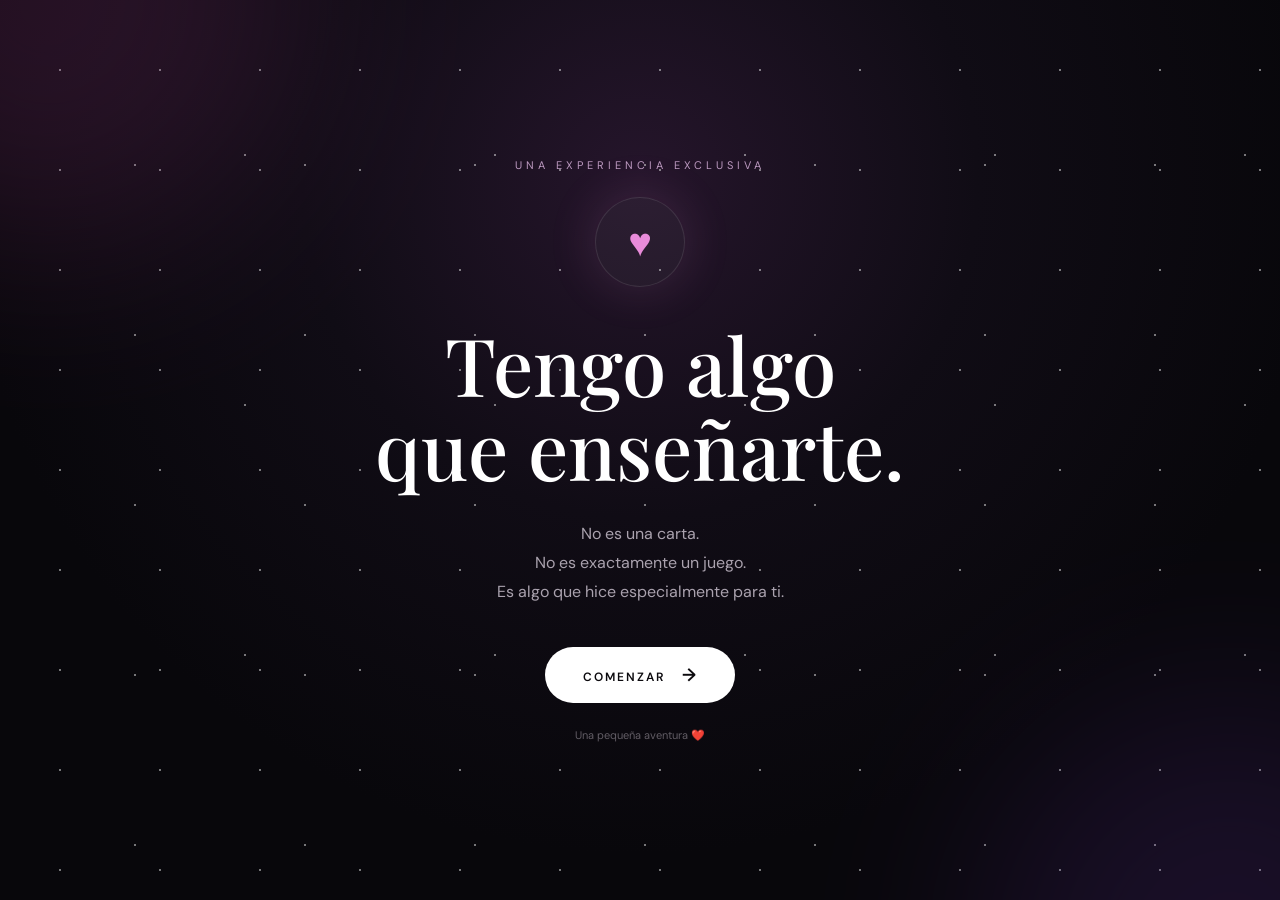
<file: index.html>
<!DOCTYPE html>
<html lang="es">

<head>

    <meta charset="UTF-8">

    <meta
        name="viewport"
        content="width=device-width, initial-scale=1.0"
    >

    <title>Una pequeña aventura ❤️</title>

    <link rel="stylesheet" href="style.css">

</head>


<body>


    <!-- =========================================
         FONDO
    ========================================== -->

    <div class="background">

        <div class="stars"></div>

        <div class="glow glow-1"></div>

        <div class="glow glow-2"></div>

    </div>



    <!-- =========================================
         JUEGO
    ========================================== -->

    <main id="game">


        <!-- =====================================
             INTRO
        ====================================== -->

        <section
            class="screen active"
            id="intro"
        >

            <div class="intro-content">

                <div class="small-label">
                    UNA EXPERIENCIA EXCLUSIVA
                </div>


                <div class="heart-logo">
                    ♥
                </div>


                <h1>
                    Tengo algo<br>
                    que enseñarte.
                </h1>


                <p class="intro-text">

                    No es una carta.<br>

                    No es exactamente un juego.<br>

                    Es algo que hice especialmente para ti.

                </p>


                <button
                    class="main-button"
                    onclick="startGame()"
                >

                    COMENZAR

                    <span>→</span>

                </button>


                <div class="tiny-text">

                    Una pequeña aventura ❤️

                </div>

            </div>

        </section>



        <!-- =====================================
             NIVEL 1
        ====================================== -->

        <section
            class="screen"
            id="level1"
        >

            <div class="game-header">

                <span>
                    NIVEL 01
                </span>

                <span id="progress1">
                    01 / 04
                </span>

            </div>


            <div class="question-container">


                <div class="level-icon">
                    🧠
                </div>


                <h2>
                    Vamos a comprobar<br>
                    qué tanto me conoces.
                </h2>


                <p class="question-subtitle">

                    No te preocupes...
                    algunas preguntas tienen trampa.

                </p>


                <div id="question-box">


                    <div
                        class="question-number"
                        id="question-number"
                    >
                        PREGUNTA 01
                    </div>


                    <h3 id="question">

                        Cargando pregunta...

                    </h3>


                    <div
                        id="answers"
                        class="answers"
                    ></div>


                </div>

            </div>

        </section>



        <!-- =====================================
             RESULTADO NIVEL 1
        ====================================== -->

        <section
            class="screen"
            id="result1"
        >

            <div class="result-content">


                <div class="result-icon">
                    ✓
                </div>


                <div class="small-label">
                    ANÁLISIS COMPLETADO
                </div>


                <h2>
                    Interesante...
                </h2>


                <p id="result-text">
                    Parece que sabes bastante de mí.
                </p>


                <div class="loading-bar">

                    <div
                        id="compatibility-bar"
                    ></div>

                </div>


                <div class="compatibility">

                    <span>
                        COMPATIBILIDAD
                    </span>

                    <strong
                        id="compatibility-number"
                    >
                        0%
                    </strong>

                </div>


                <button
                    class="main-button"
                    onclick="startLevel2()"
                >

                    CONTINUAR

                    <span>→</span>

                </button>


            </div>

        </section>



        <!-- =====================================
             NIVEL 2
        ====================================== -->

        <section
            class="screen"
            id="level2"
        >

            <div class="game-header">

                <span>
                    NIVEL 02
                </span>

                <span id="who-progress">
                    01 / 05
                </span>

            </div>


            <div class="question-container">


                <div class="level-icon">
                    😂
                </div>


                <h2>
                    Ahora viene<br>
                    la parte peligrosa.
                </h2>


                <p class="question-subtitle">

                    Elige con cuidado.
                    Yo también voy a ver tus respuestas.

                </p>


                <div id="who-question-box">


                    <div
                        class="question-number"
                        id="who-question-number"
                    >
                        PREGUNTA 01
                    </div>


                    <h3 id="who-question">

                        Cargando pregunta...

                    </h3>


                    <div class="duel-buttons">


                        <button
                            onclick="answerWho('her')"
                            id="her-button"
                        >

                            <span class="avatar">
                                👩
                            </span>

                            <span id="her-name">
                                TÚ
                            </span>

                        </button>


                        <div class="vs">
                            VS
                        </div>


                        <button
                            onclick="answerWho('me')"
                            id="me-button"
                        >

                            <span class="avatar">
                                👨
                            </span>

                            <span>
                                YO
                            </span>

                        </button>


                    </div>

                </div>

            </div>

        </section>



        <!-- =====================================
             RESULTADO NIVEL 2
        ====================================== -->

        <section
            class="screen"
            id="result2"
        >

            <div class="result-content">


                <div class="result-icon laughing">
                    😂
                </div>


                <div class="small-label">
                    RESULTADO OFICIAL
                </div>


                <h2>
                    Investigación terminada.
                </h2>


                <p id="who-result">
                    El sistema ha tomado nota.
                </p>


                <div class="warning-box">

                    ⚠️ Esta información podría ser utilizada
                    en futuras discusiones.

                </div>


                <button
                    class="main-button"
                    onclick="goTo('level3')"
                >

                    CONTINUAR

                    <span>→</span>

                </button>


            </div>

        </section>



        <!-- =====================================
             NIVEL 3
        ====================================== -->

        <section
            class="screen"
            id="level3"
        >

            <div class="game-header">

                <span>
                    NIVEL 03
                </span>

                <span>
                    OBJETOS ENCONTRADOS
                </span>

            </div>


            <div class="boxes-content">


                <div class="level-icon">
                    🎁
                </div>


                <h2>
                    Encontré algunas cosas<br>
                    que quiero darte.
                </h2>


                <p class="question-subtitle">

                    Pero tendrás que abrirlas.

                </p>


                <div class="gift-grid">


                    <button
                        class="gift"
                        id="gift1"
                        onclick="openGift(1)"
                    >

                        <span>
                            🎁
                        </span>

                        <small>
                            OBJETO 01
                        </small>

                    </button>


                    <button
                        class="gift"
                        id="gift2"
                        onclick="openGift(2)"
                    >

                        <span>
                            🎧
                        </span>

                        <small>
                            OBJETO 02
                        </small>

                    </button>


                    <button
                        class="gift"
                        id="gift3"
                        onclick="openGift(3)"
                    >

                        <span>
                            💌
                        </span>

                        <small>
                            OBJETO 03
                        </small>

                    </button>


                    <button
                        class="gift locked"
                        id="gift4"
                        onclick="openGift(4)"
                    >

                        <span>
                            🔒
                        </span>

                        <small>
                            OBJETO 04
                        </small>

                    </button>


                </div>


                <p class="boxes-counter">

                    <span id="opened-count">
                        0
                    </span>

                    / 4 desbloqueados

                </p>


                <div id="final-unlock"></div>


            </div>

        </section>



        <!-- =====================================
             MODAL REGALO
        ====================================== -->

        <div
            class="modal"
            id="gift-modal"
        >

            <div class="modal-card">


                <button
                    class="close-modal"
                    onclick="closeGift()"
                >
                    ×
                </button>


                <div
                    id="gift-icon"
                    class="modal-icon"
                >
                    🎁
                </div>


                <div
                    class="small-label"
                    id="gift-label"
                >
                    OBJETO ENCONTRADO
                </div>


                <h2 id="gift-title">
                    Algo para ti
                </h2>


                <p id="gift-text">
                    ...
                </p>


                <button
                    class="main-button small-button"
                    onclick="closeGift()"
                >

                    CERRAR

                </button>


            </div>

        </div>



        <!-- =====================================
             NIVEL FINAL
        ====================================== -->

        <section
            class="screen"
            id="level4"
        >

            <div class="final-content">


                <div class="final-symbol">
                    ∞
                </div>


                <div class="small-label">
                    ÚLTIMO NIVEL
                </div>


                <h2>
                    Hay algo que<br>
                    quiero decirte.
                </h2>


                <p>
                    Y esta vez no tienes que responder nada.
                </p>


                <button
                    class="main-button"
                    onclick="showLetter()"
                >

                    ABRIR

                    <span>
                        ♡
                    </span>

                </button>


            </div>

        </section>



        <!-- =====================================
             CARTA
        ====================================== -->

        <section
            class="screen"
            id="letter"
        >

            <div class="letter-container">


                <div class="letter-top">
                    PARA TI
                </div>


                <div class="letter-card">


                    <div class="letter-heart">
                        ♥
                    </div>


                    <h2>
                        Feliz aniversario.
                    </h2>


                    <p>
                        Bueno...
                    </p>


                    <p>
                        Si llegaste hasta aquí,
                        significa que sobreviviste
                        a mi pequeño juego.
                    </p>


                    <p>
                        La verdad es que no sabía muy bien
                        cómo hacer algo especial para ti.
                    </p>


                    <p>
                        Así que decidí hacer algo
                        un poquito diferente.
                    </p>


                    <p>
                        No tengo una colección gigante
                        de fotos, ni soy la persona perfecta.
                    </p>


                    <p>
                        Pero hay algo que sí sé.
                    </p>


                    <p class="important">
                        Me gusta tenerte en mi vida.
                    </p>


                    <p>
                        Y después de todo este tiempo,
                        sigo queriendo descubrir todas
                        las cosas que todavía nos faltan
                        por vivir.
                        Disculpame por hacerte sentir mal en ocaciones.
                    </p>


                    <p>
                        Solo t agradezco por quedarte junto a mi este año, y espero que haya muchos años mas 
                    </p>


                    <p class="signature">
                        ❤️
                    </p>


                    <div class="signature-name">

                        Con cariño,<br>

                        <strong>
                            Tu amorcito
                        </strong>

                    </div>


                </div>


                <div class="final-message">

                    Esto no es el final.
                    <br>
                    Es apenas el primer capítulo.

                </div>


            </div>

        </section>


    </main>



    <!-- =========================================
         CONFETI
    ========================================== -->

    <div id="confetti-container"></div>



    <!-- JAVASCRIPT -->

    <script src="script.js"></script>


</body>

</html>
</file>
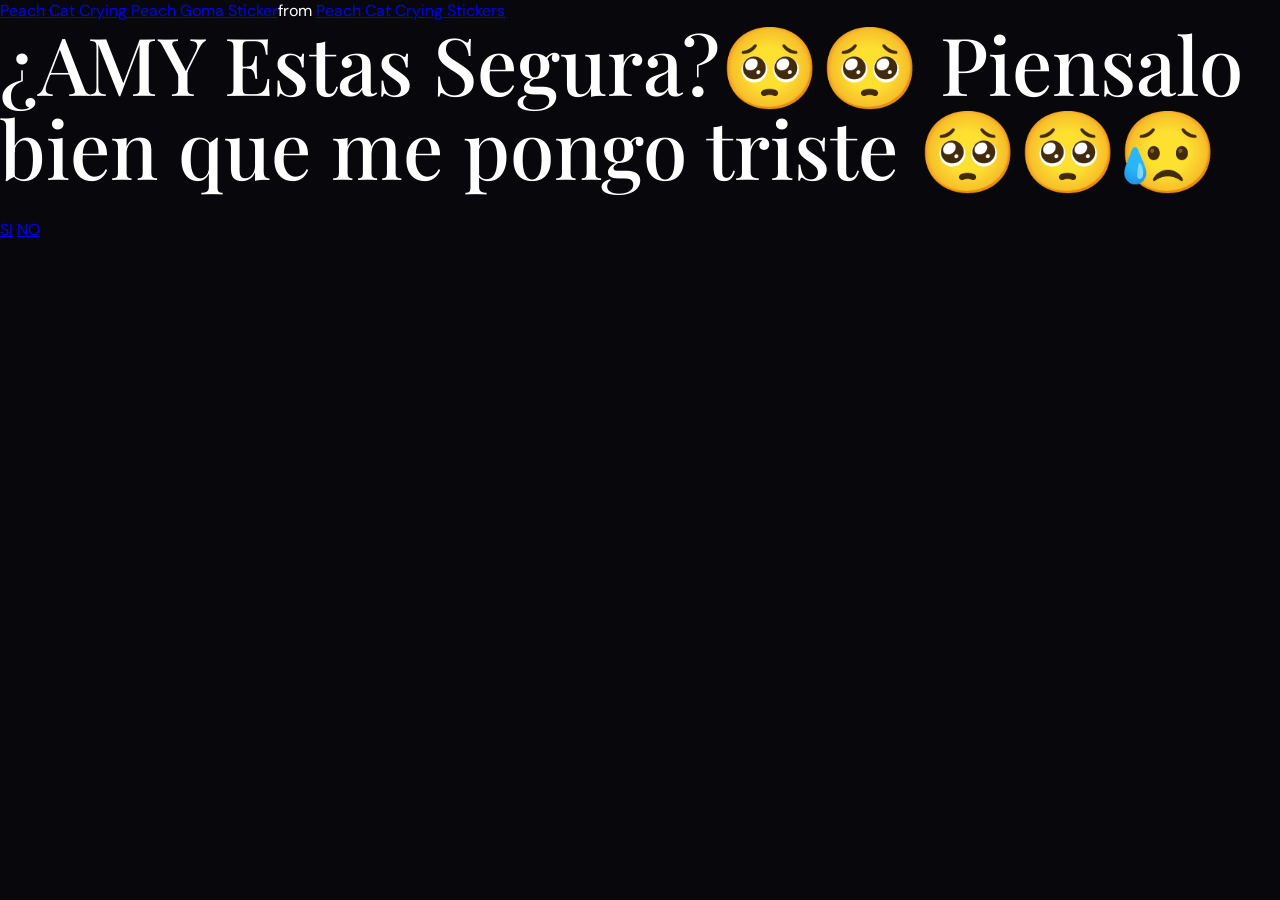
<file: no1.html>
<!DOCTYPE html>
<html lang="en">
<head>
    <meta charset="UTF-8">
    <meta name="viewport" content="width=device-width, initial-scale=1.0">
    <link rel="stylesheet" href="style.css">
    <title>Piensatelo...</title>
</head>
<body>
    <div class="container">
        <div class="tenor-gif-embed" data-postid="18148463711766725559" data-share-method="host" data-aspect-ratio="1.0641" data-width="100%"><a href="https://tenor.com/view/peach-cat-crying-peach-goma-peach-and-goma-mochi-mochi-peach-cat-gif-gif-18148463711766725559">Peach Cat Crying Peach Goma Sticker</a>from <a href="https://tenor.com/search/peach+cat+crying-stickers">Peach Cat Crying Stickers</a></div> <script type="text/javascript" async src="https://tenor.com/embed.js"></script>
        <h1>¿AMY Estas Segura?🥺🥺 Piensalo bien que me pongo triste 🥺🥺😥  </h1>
        <div class="btn">
            <a href="si.html">SI</a>
            <a href="no2.html">NO</a>
        </div>
    </div>
</body>
</html>
</file>
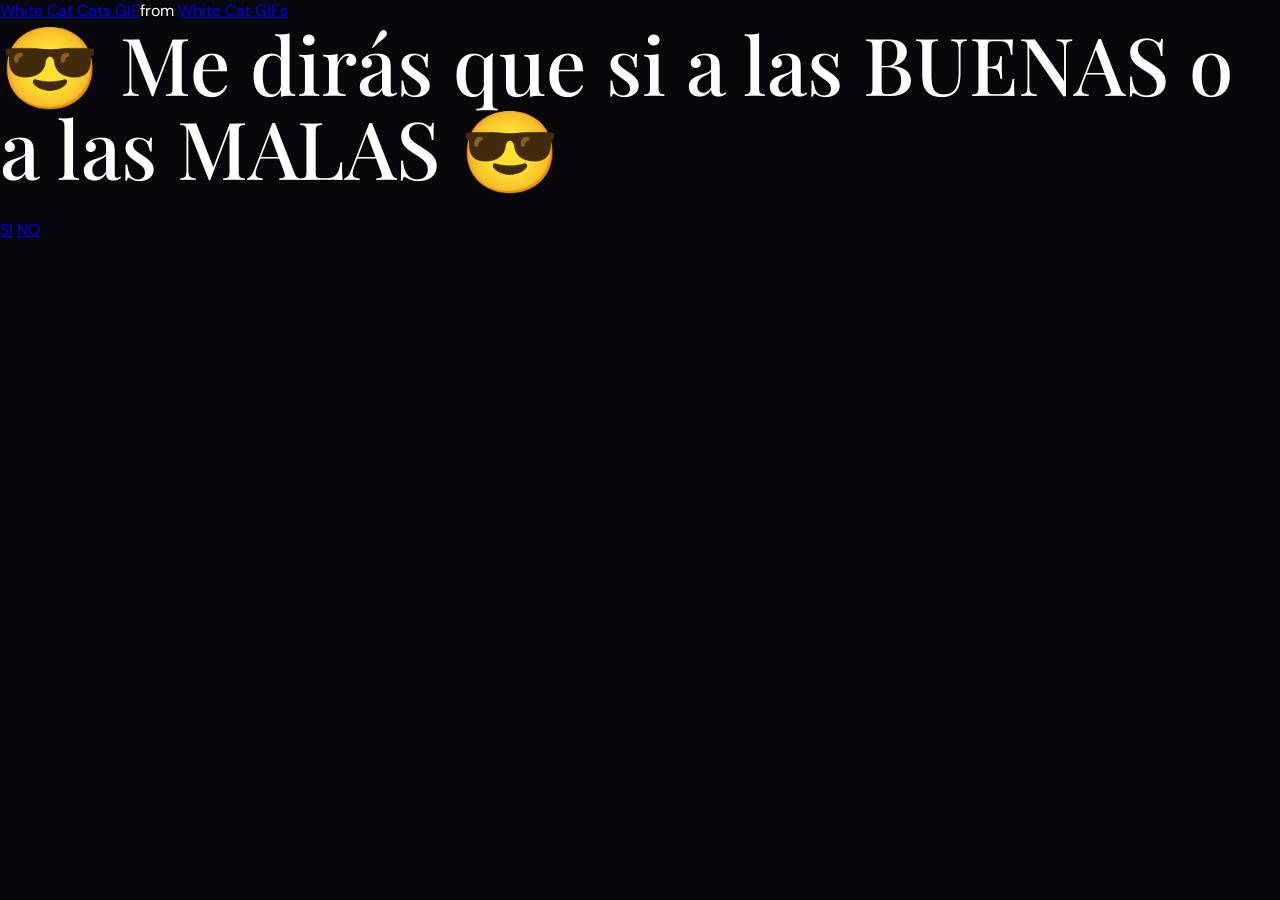
<file: no2.html>
<!DOCTYPE html>
<html lang="en">
<head>
    <meta charset="UTF-8">
    <meta name="viewport" content="width=device-width, initial-scale=1.0">
    <link rel="stylesheet" href="style.css">
    <title>Seras mia...</title>
</head>
<body>
    <div class="container">
        <div class="tenor-gif-embed" data-postid="21443416" data-share-method="host" data-aspect-ratio="0.95625" data-width="100%"><a href="https://tenor.com/view/white-cat-cats-hell-yeah-cat-gif-21443416">White Cat Cats GIF</a>from <a href="https://tenor.com/search/white+cat-gifs">White Cat GIFs</a></div> <script type="text/javascript" async src="https://tenor.com/embed.js"></script>
        <h1>😎 Me dirás que si a las BUENAS o a las MALAS 😎  </h1>
        <div class="btn">
            <a href="si.html">SI</a>
            <a href="#" id="btn-random">NO</a>
        </div>
    </div>
    <script src="script.js"></script>
</body>
</html>
</file>
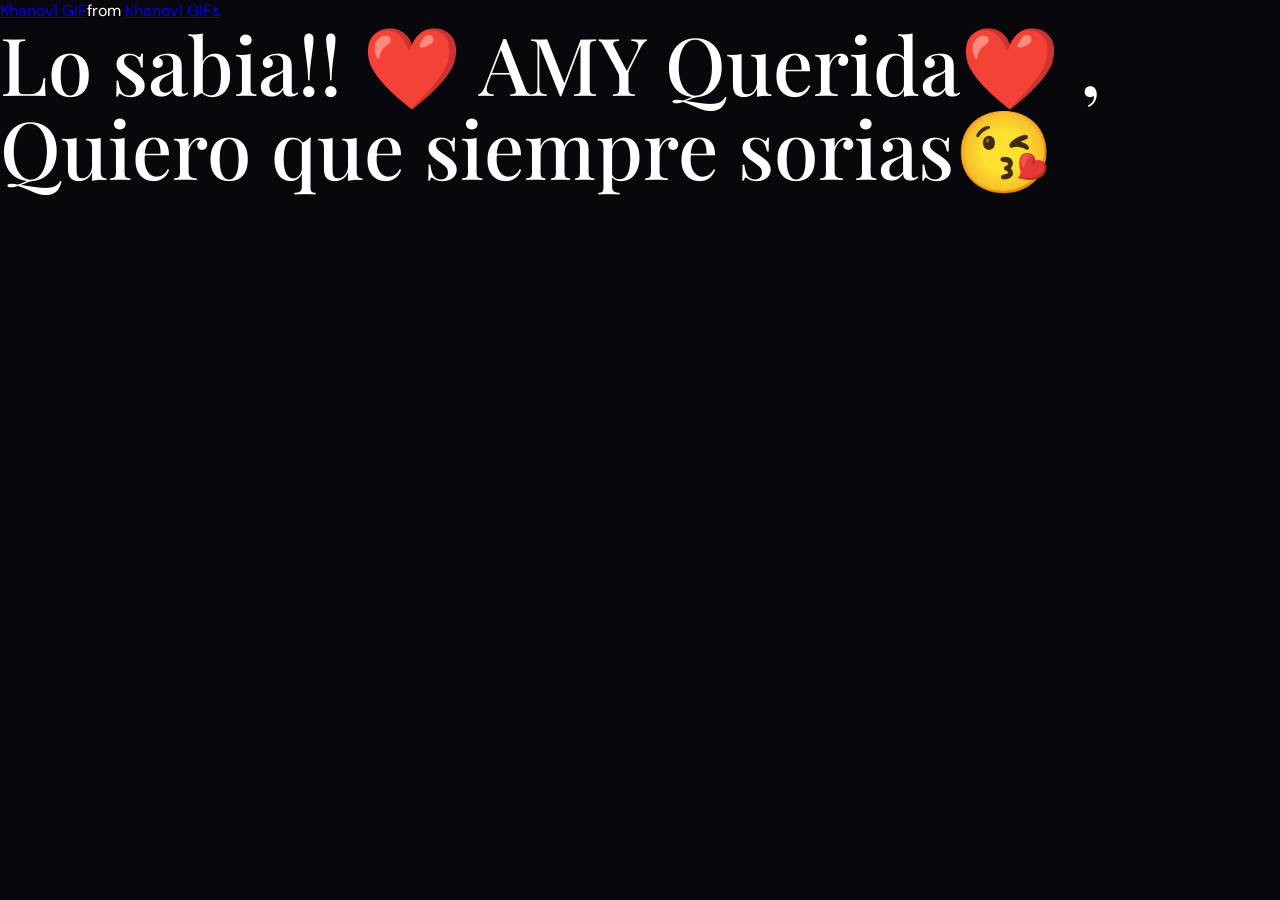
<file: si.html>
<!DOCTYPE html>
<html lang="en">
<head>
    <meta charset="UTF-8">
    <meta name="viewport" content="width=device-width, initial-scale=1.0">
    <link rel="stylesheet" href="style.css">
    <title>Preguntale a tu flaca</title>
</head>
<body>
    <div class="container">
        <div class="tenor-gif-embed" data-postid="11000679121036284802" data-share-method="host" data-aspect-ratio="1" data-width="100%"><a href="https://tenor.com/view/khanov1-gif-11000679121036284802">Khanov1 GIF</a>from <a href="https://tenor.com/search/khanov1-gifs">Khanov1 GIFs</a></div> <script type="text/javascript" async src="https://tenor.com/embed.js"></script>
        <h1>Lo sabia!! ❤️ AMY Querida❤️ , Quiero que siempre sorias😘  </h1>
    </div>
</body>
</html>
</file>
<file: style.css>
@import url('https://fonts.googleapis.com/css2?family=DM+Sans:wght@300;400;500;600&family=Playfair+Display:wght@400;500;600&display=swap');


/* =================================================
   RESET
================================================= */

* {
    margin: 0;
    padding: 0;
    box-sizing: border-box;
}


html {
    scroll-behavior: smooth;
}


body {

    font-family: "DM Sans", sans-serif;

    background: #08070b;

    color: #ffffff;

    min-height: 100vh;

    overflow-x: hidden;

}


button {
    font-family: inherit;
}


/* =================================================
   FONDO
================================================= */

.background {

    position: fixed;

    inset: 0;

    z-index: -5;

    overflow: hidden;

    background:

        radial-gradient(
            circle at 50% 20%,
            #25152b 0%,
            #100c15 35%,
            #08070b 70%
        );

}


.stars {

    position: absolute;

    inset: 0;

    opacity: 0.45;

    background-image:

        radial-gradient(
            circle,
            white 1px,
            transparent 1px
        ),

        radial-gradient(
            circle,
            white 1px,
            transparent 1px
        ),

        radial-gradient(
            circle,
            white 1px,
            transparent 1px
        );

    background-size:

        100px 100px,
        170px 170px,
        250px 250px;

    background-position:

        10px 20px,
        50px 80px,
        120px 30px;

}


.glow {

    position: absolute;

    width: 500px;

    height: 500px;

    border-radius: 50%;

    filter: blur(100px);

    opacity: 0.18;

}


.glow-1 {

    background: #a83f91;

    top: -250px;

    left: -200px;

}


.glow-2 {

    background: #6934a8;

    bottom: -300px;

    right: -200px;

}


/* =================================================
   PANTALLAS
================================================= */

#game {

    min-height: 100vh;

}


.screen {

    min-height: 100vh;

    width: 100%;

    display: none;

    align-items: center;

    justify-content: center;

    padding: 40px 20px;

}


.screen.active {

    display: flex;

    animation: screenIn 0.7s ease forwards;

}


@keyframes screenIn {

    from {

        opacity: 0;

        transform: translateY(20px);

    }

    to {

        opacity: 1;

        transform: translateY(0);

    }

}


/* =================================================
   TIPOGRAFÍA
================================================= */

h1,
h2 {

    font-family:
        "Playfair Display",
        serif;

    font-weight: 500;

}


h1 {

    font-size:
        clamp(
            48px,
            8vw,
            80px
        );

    line-height: 1.05;

    margin-bottom: 30px;

}


.small-label {

    font-size: 11px;

    letter-spacing: 4px;

    color: #bd9ac1;

    margin-bottom: 25px;

}


/* =================================================
   INTRO
================================================= */

.intro-content {

    text-align: center;

    max-width: 650px;

}


.heart-logo {

    width: 90px;

    height: 90px;

    margin:
        0 auto 35px;

    display: flex;

    align-items: center;

    justify-content: center;

    border-radius: 50%;

    background:
        rgba(255,255,255,0.04);

    border:
        1px solid
        rgba(255,255,255,0.1);

    color: #e88bd9;

    font-size: 40px;

    box-shadow:
        0 0 50px
        rgba(232,139,217,0.15);

    animation:
        floating 3s
        ease-in-out
        infinite;

}


@keyframes floating {

    0%,
    100% {

        transform:
            translateY(0);

    }

    50% {

        transform:
            translateY(-10px);

    }

}


.intro-text {

    color: #aaa2ae;

    font-size: 16px;

    line-height: 1.8;

    margin-bottom: 40px;

}


.tiny-text {

    margin-top: 25px;

    color: #625d65;

    font-size: 11px;

}


/* =================================================
   BOTONES
================================================= */

.main-button {

    border: none;

    background: #ffffff;

    color: #0c0a0e;

    padding:
        16px 28px;

    min-width: 190px;

    border-radius: 50px;

    font-size: 12px;

    font-weight: 600;

    letter-spacing: 2px;

    cursor: pointer;

    transition:

        transform 0.25s,

        box-shadow 0.25s,

        background 0.25s;

}


.main-button span {

    margin-left: 12px;

    font-size: 18px;

}


.main-button:hover {

    transform:
        translateY(-3px);

    box-shadow:
        0 15px 35px
        rgba(255,255,255,0.12);

}


.main-button:active {

    transform:
        scale(0.96);

}


/* =================================================
   HEADER
================================================= */

.game-header {

    position: absolute;

    top: 30px;

    left: 30px;

    right: 30px;

    display: flex;

    justify-content:
        space-between;

    font-size: 10px;

    letter-spacing: 3px;

    color: #6e6871;

}


/* =================================================
   PREGUNTAS
================================================= */

.question-container {

    width: 100%;

    max-width: 700px;

    text-align: center;

}


.level-icon {

    font-size: 35px;

    margin-bottom: 25px;

}


.question-container h2 {

    font-size:
        clamp(
            34px,
            6vw,
            52px
        );

    line-height: 1.15;

    margin-bottom: 15px;

}


.question-subtitle {

    color: #77717c;

    font-size: 14px;

    margin-bottom: 45px;

}


#question-box,
#who-question-box {

    background:
        rgba(255,255,255,0.035);

    border:
        1px solid
        rgba(255,255,255,0.08);

    border-radius: 25px;

    padding: 35px;

    backdrop-filter:
        blur(15px);

}


.question-number {

    font-size: 10px;

    letter-spacing: 3px;

    color: #bd9ac1;

    margin-bottom: 20px;

}


#question,
#who-question {

    font-family:
        "Playfair Display",
        serif;

    font-weight: 400;

    font-size: 23px;

    line-height: 1.4;

    margin-bottom: 30px;

}


/* =================================================
   RESPUESTAS
================================================= */

.answers {

    display: grid;

    gap: 10px;

}


.answer {

    width: 100%;

    padding:
        17px 20px;

    background:
        rgba(255,255,255,0.03);

    border:
        1px solid
        rgba(255,255,255,0.08);

    border-radius: 14px;

    color: #ddd8df;

    cursor: pointer;

    text-align: left;

    transition: 0.25s;

}


.answer:hover {

    background:
        rgba(255,255,255,0.08);

    border-color:
        rgba(255,255,255,0.2);

    transform:
        translateX(5px);

}


.answer.correct {

    background:
        rgba(104,194,139,0.12);

    border-color:
        rgba(104,194,139,0.5);

}


.answer.wrong {

    background:
        rgba(210,80,110,0.12);

    border-color:
        rgba(210,80,110,0.5);

}


.answer:disabled {

    cursor: default;

}


/* =================================================
   RESULTADO
================================================= */

.result-content {

    text-align: center;

    max-width: 550px;

}


.result-icon {

    width: 80px;

    height: 80px;

    border-radius: 50%;

    display: flex;

    align-items: center;

    justify-content: center;

    margin:
        0 auto 30px;

    background:
        rgba(120,220,160,0.08);

    border:
        1px solid
        rgba(120,220,160,0.2);

    color: #9ce0b6;

    font-size: 30px;

}


.result-icon.laughing {

    background:
        rgba(255,255,255,0.05);

    border-color:
        rgba(255,255,255,0.1);

}


.result-content h2 {

    font-size: 48px;

    margin-bottom: 20px;

}


.result-content p {

    color: #aaa2ae;

    line-height: 1.8;

    margin-bottom: 35px;

}


.loading-bar {

    width: 100%;

    height: 5px;

    background:
        rgba(255,255,255,0.08);

    border-radius: 20px;

    overflow: hidden;

    margin-bottom: 12px;

}


#compatibility-bar {

    height: 100%;

    width: 0;

    background:
        linear-gradient(
            90deg,
            #92548d,
            #e88bd9
        );

    transition:
        width 1.5s ease;

}


.compatibility {

    display: flex;

    justify-content:
        space-between;

    font-size: 10px;

    letter-spacing: 2px;

    color: #6f6872;

    margin-bottom: 40px;

}


.compatibility strong {

    color: #e5c4e2;

}


/* =================================================
   NIVEL 2
================================================= */

.duel-buttons {

    display: flex;

    align-items: center;

    justify-content: center;

    gap: 15px;

}


.duel-buttons button {

    flex: 1;

    min-height: 150px;

    border:
        1px solid
        rgba(255,255,255,0.08);

    background:
        rgba(255,255,255,0.03);

    border-radius: 20px;

    color: white;

    cursor: pointer;

    display: flex;

    flex-direction: column;

    align-items: center;

    justify-content: center;

    gap: 15px;

    transition: 0.25s;

}


.duel-buttons button:hover {

    transform:
        translateY(-5px);

    background:
        rgba(255,255,255,0.08);

}


.duel-buttons button:disabled {

    cursor: default;

    opacity: 0.7;

}


.avatar {

    font-size: 45px;

}


.vs {

    color: #655e69;

    font-size: 11px;

    letter-spacing: 2px;

}


.warning-box {

    padding: 15px;

    border-radius: 12px;

    background:
        rgba(255,180,80,0.06);

    border:
        1px solid
        rgba(255,180,80,0.12);

    color: #9e8e7b;

    font-size: 12px;

    margin-bottom: 30px;

}


/* =================================================
   REGALOS
================================================= */

.boxes-content {

    width: 100%;

    max-width: 700px;

    text-align: center;

}


.boxes-content h2 {

    font-size: 45px;

    line-height: 1.15;

    margin-bottom: 15px;

}


.gift-grid {

    display: grid;

    grid-template-columns:
        repeat(4, 1fr);

    gap: 12px;

    margin-top: 40px;

}


.gift {

    min-height: 150px;

    background:
        rgba(255,255,255,0.035);

    border:
        1px solid
        rgba(255,255,255,0.08);

    border-radius: 20px;

    color: white;

    cursor: pointer;

    display: flex;

    flex-direction: column;

    align-items: center;

    justify-content: center;

    gap: 15px;

    transition: 0.3s;

}


.gift span {

    font-size: 40px;

}


.gift small {

    font-size: 9px;

    letter-spacing: 2px;

    color: #766f7a;

}


.gift:hover {

    transform:
        translateY(-7px);

    background:
        rgba(255,255,255,0.07);

}


.gift.opened {

    border-color:
        rgba(232,139,217,0.35);

}


.gift.locked {

    opacity: 0.5;

}


.boxes-counter {

    margin-top: 25px;

    font-size: 11px;

    color: #706a74;

    letter-spacing: 2px;

}


#opened-count {

    color: #e88bd9;

}


#final-unlock {

    margin-top: 25px;

}


/* =================================================
   MODAL
================================================= */

.modal {

    position: fixed;

    inset: 0;

    background:
        rgba(0,0,0,0.75);

    backdrop-filter:
        blur(12px);

    display: none;

    align-items: center;

    justify-content: center;

    padding: 20px;

    z-index: 100;

}


.modal.show {

    display: flex;

    animation:
        fadeIn 0.3s ease;

}


@keyframes fadeIn {

    from {

        opacity: 0;

    }

    to {

        opacity: 1;

    }

}


.modal-card {

    position: relative;

    width: 100%;

    max-width: 500px;

    background: #141118;

    border:
        1px solid
        rgba(255,255,255,0.1);

    border-radius: 25px;

    padding: 45px 35px;

    text-align: center;

    animation:
        modalIn 0.4s ease;

}


@keyframes modalIn {

    from {

        transform:
            scale(0.9);

        opacity: 0;

    }

    to {

        transform:
            scale(1);

        opacity: 1;

    }

}


.close-modal {

    position: absolute;

    top: 15px;

    right: 20px;

    background: none;

    border: none;

    color: #777;

    font-size: 30px;

    cursor: pointer;

}


.modal-icon {

    font-size: 55px;

    margin-bottom: 20px;

}


.modal-card h2 {

    font-size: 35px;

    margin-bottom: 20px;

}


.modal-card p {

    color: #aaa2ae;

    line-height: 1.8;

    margin-bottom: 30px;

}


.small-button {

    min-width: 130px;

    padding:
        12px 20px;

}


/* =================================================
   FINAL
================================================= */

.final-content {

    text-align: center;

}


.final-symbol {

    font-family:
        "Playfair Display",
        serif;

    font-size: 100px;

    color: #d98bce;

    margin-bottom: 25px;

    animation:
        floating 3s
        ease-in-out
        infinite;

}


.final-content h2 {

    font-size: 55px;

    line-height: 1.1;

    margin-bottom: 20px;

}


.final-content p {

    color: #77717c;

    margin-bottom: 40px;

}


/* =================================================
   CARTA
================================================= */

.letter-container {

    width: 100%;

    max-width: 650px;

    text-align: center;

}


.letter-top {

    font-size: 10px;

    letter-spacing: 5px;

    color: #8b748a;

    margin-bottom: 25px;

}


.letter-card {

    background: #f3eee8;

    color: #2c252b;

    border-radius: 4px;

    padding:
        55px 50px;

    text-align: left;

    box-shadow:
        0 30px 80px
        rgba(0,0,0,0.4);

    position: relative;

}


.letter-heart {

    color: #a75291;

    font-size: 25px;

    text-align: center;

    margin-bottom: 25px;

}


.letter-card h2 {

    text-align: center;

    font-size: 38px;

    margin-bottom: 35px;

}


.letter-card p {

    font-family:
        "Playfair Display",
        serif;

    font-size: 16px;

    line-height: 1.9;

    margin-bottom: 20px;

}


.letter-card .important {

    font-size: 24px;

    text-align: center;

    color: #914a82;

    margin:
        35px 0;

}


.signature {

    text-align: center;

    color: #a75291;

    font-size: 30px !important;

    margin-top: 35px;

    margin-bottom: 5px !important;

}


.signature-name {

    text-align: center;

    font-family:
        "Playfair Display",
        serif;

    color: #62545e;

    line-height: 1.7;

}


.final-message {

    color: #706872;

    font-size: 12px;

    letter-spacing: 1px;

    line-height: 2;

    margin-top: 30px;

}


/* =================================================
   CONFETI
================================================= */

#confetti-container {

    position: fixed;

    inset: 0;

    pointer-events: none;

    overflow: hidden;

    z-index: 200;

}


.confetti {

    position: absolute;

    top: -20px;

    width: 8px;

    height: 14px;

    animation:
        confettiFall
        linear
        forwards;

}


@keyframes confettiFall {

    to {

        transform:
            translateY(110vh)
            rotate(720deg);

        opacity: 0;

    }

}


/* =================================================
   RESPONSIVE
================================================= */

@media (max-width: 650px) {


    .screen {

        padding:
            70px 18px 35px;

    }


    h1 {

        font-size: 50px;

    }


    .question-container h2,
    .boxes-content h2 {

        font-size: 36px;

    }


    #question-box,
    #who-question-box {

        padding:
            25px 18px;

    }


    .gift-grid {

        grid-template-columns:
            repeat(2, 1fr);

    }


    .gift {

        min-height: 120px;

    }


    .duel-buttons {

        flex-direction: column;

    }


    .duel-buttons button {

        width: 100%;

        min-height: 110px;

    }


    .vs {

        display: none;

    }


    .letter-card {

        padding:
            40px 25px;

    }


    .letter-card h2 {

        font-size: 32px;

    }


    .letter-card p {

        font-size: 15px;

    }

}
</file>
